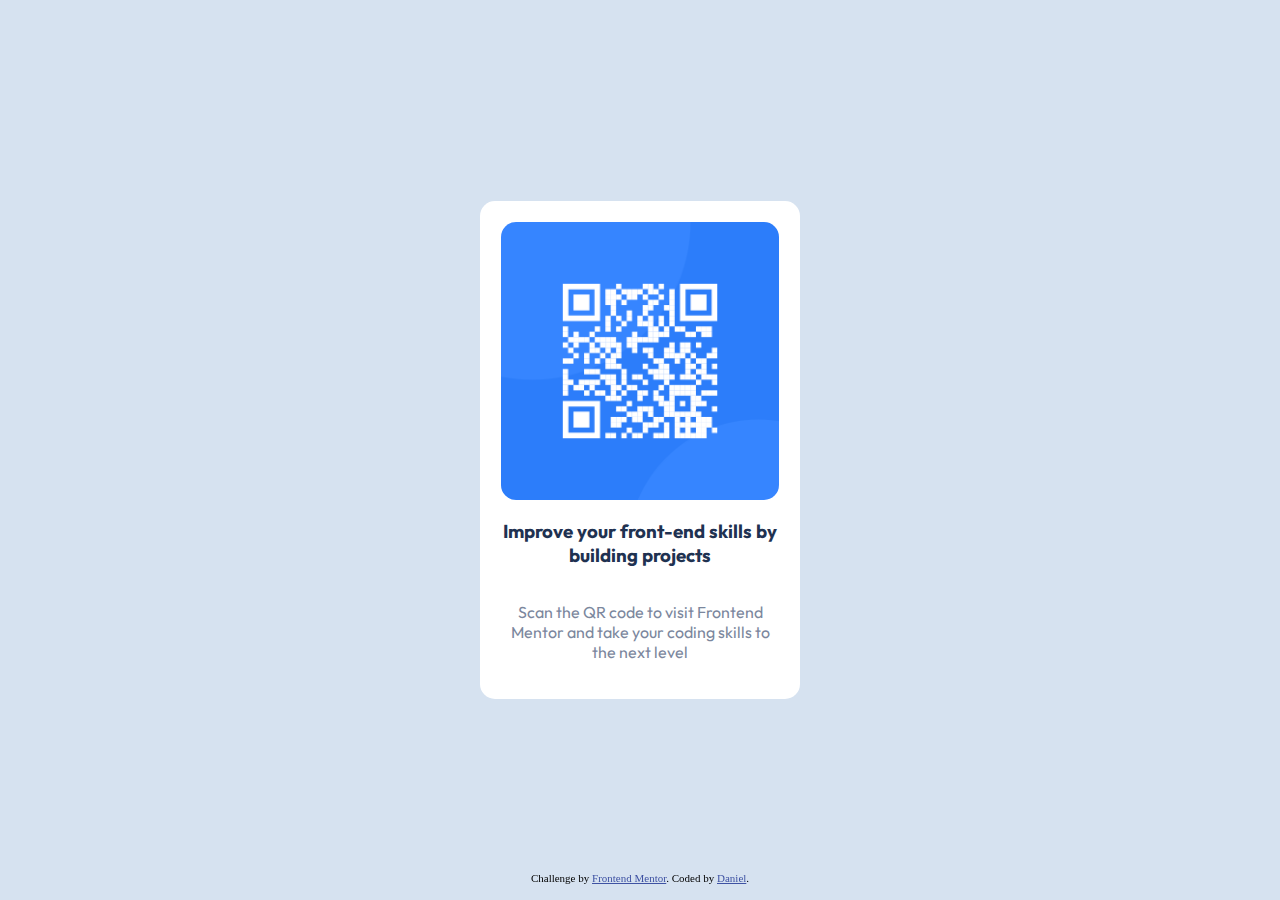
<file: qr-code-component-main/index.html>
<!doctype html>
<html lang="en">
  <head>
    <meta charset="UTF-8" />
    <meta name="viewport" content="width=device-width, initial-scale=1.0" />
    <link
      rel="icon"
      type="image/png"
      sizes="32x32"
      href="./images/favicon-32x32.png"
    />
    <title>Frontend Mentor | QR code component</title>
    <link rel="stylesheet" href="styles.css" />
  </head>
  <body>
<div class="container">

      <img src="images/image-qr-code.png" alt="qr-code">
      <h3>Improve your front-end skills by building projects</h3>
      <p>
        Scan the QR code to visit Frontend Mentor and take your coding skills to
        the next level
      </p>
    </div>

    <div class="attribution">
      Challenge by
      <a href="https://www.frontendmentor.io?ref=challenge" target="_blank"
        >Frontend Mentor</a
      >. Coded by <a href="#">Daniel</a>.
    </div>
  </body>
</html>
</file>
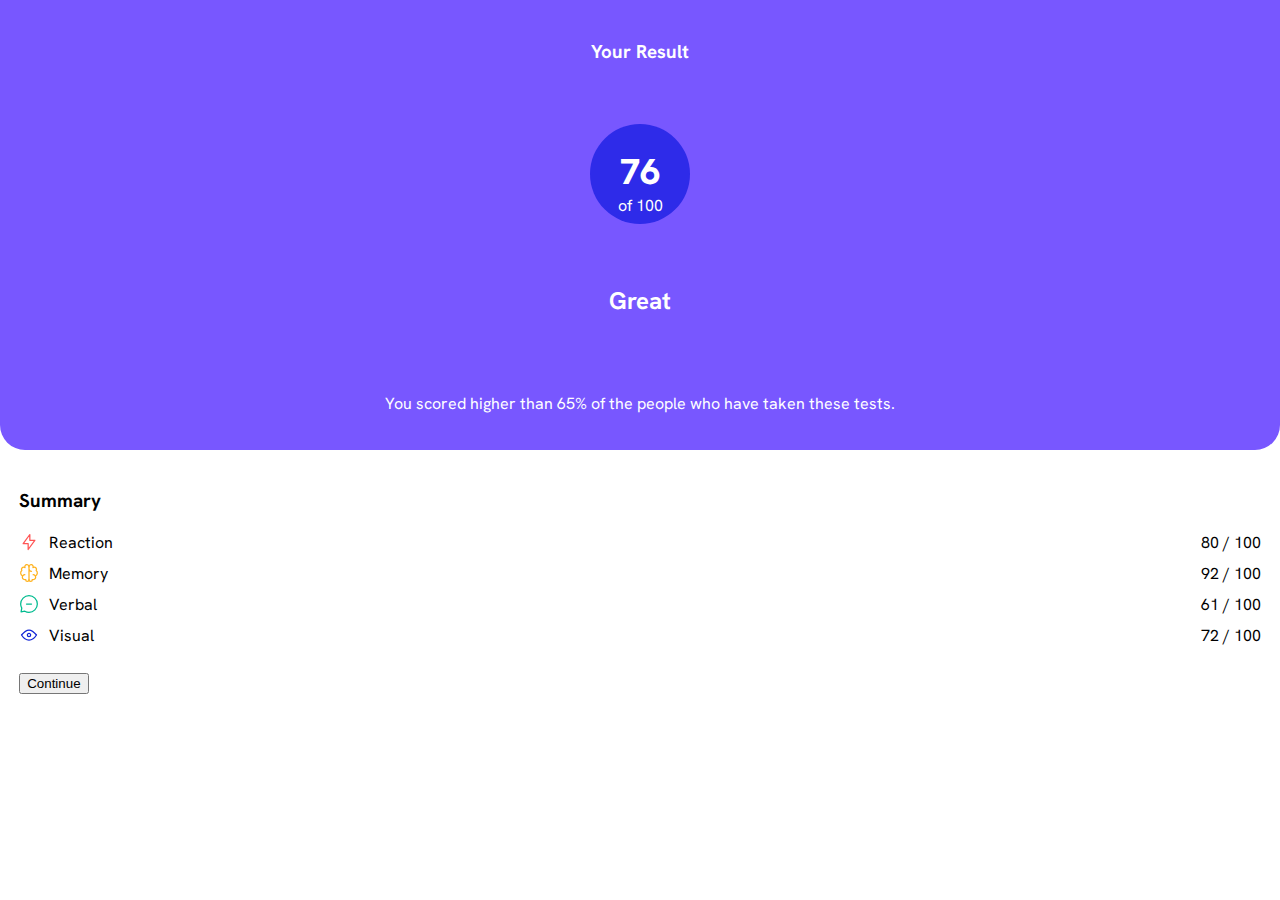
<file: results-summary-component-main/index.html>
<!doctype html>
<html lang="en">
  <head>
    <meta charset="UTF-8" />
    <meta name="viewport" content="width=device-width, initial-scale=1.0" />

    <link
      rel="icon"
      type="image/png"
      sizes="32x32"
      href="./assets/images/favicon-32x32.png"
    />

    <title>Frontend Mentor | Results summary component</title>
    <link rel="stylesheet" href="styles.css" />
  </head>
  <body>
    <main>
      <div class="column">
        <div class="result-container">
          <h3>Your Result</h3>
          <div class="result-box">
            <span class="result">76</span>
            <br>
            <span>of 100</span>
            </div>

          <h2>Great</h2>
          <p>
            You scored higher than 65% of the people who have taken these tests.
          </p>
        </div>
      </div>
      <div class="column">
        <div class="summary-container">
          <h3>Summary</h3>
          <ul class="skills-list">
            <li>
              <div class="skill-info">
                <img
                  src="assets/images/icon-reaction.svg"
                  alt="reaction icon"
                />
                <span>Reaction</span>
              </div>
              <span>80 / 100</span>
            </li>
            <li>
              <div class="skill-info">
                <img src="assets/images/icon-memory.svg" alt="memory icon" />
                <span>Memory</span>
              </div>
              <span>92 / 100</span>
            </li>
            <li>
              <div class="skill-info">
                <img src="assets/images/icon-verbal.svg" alt="verbal icon" />
                <span>Verbal</span>
              </div>
              <span>61 / 100</span>
            </li>
            <li>
              <div class="skill-info">
                <img src="assets/images/icon-visual.svg" alt="visual icon" />
                <span>Visual</span>
              </div>
              <span>72 / 100</span>
            </li>
          </ul>

          <button type="submit">Continue</button>
        </div>
      </div>
    </main>
    <!--<div class="attribution">
    Challenge by <a href="https://www.frontendmentor.io?ref=challenge" target="_blank">Frontend Mentor</a>. 
    Coded by <a href="#">Your Name Here</a>.
</div>-->
  </body>
</html>
</file>
<file: qr-code-component-main/styles.css>
@import url('https://fonts.googleapis.com/css2?family=Outfit:wght@400;700&display=swap');

*,
*::before,
*::after {
  box-sizing: border-box;
}

html,
body {
  display: flex;
  justify-content: center;
  align-items: center;
  height: 100vh;
  margin: 0;
  overflow: hidden;
  flex-direction: column;
  background-color: hsl(212, 45%, 89%);
  position: relative;
}

.container {
  display: flex;
  flex-direction: column;
  justify-content: center;
  align-items: center;
  background-color: hsl(0, 0%, 100%);
  padding: 1.3rem;
  width: 20em;
  border-radius: 15px;
  font-family: 'Outfit', sans-serif;
  text-align: center;
}

img {
  max-width: 100%;
  height: auto;
  border-radius: inherit;
}

h3 {
  font-weight: 700;
  color: hsl(218, 44%, 22%);
}

h3 + p {
  font-weight: 400;
  color: hsl(220, 15%, 55%);
}

.attribution {
  position: fixed;
  bottom: 1rem;
  font-size: 11px;
  text-align: center;
}

.attribution a {
  color: hsl(228, 45%, 44%);
}
</file>
<file: results-summary-component-main/styles.css>
:root {
  --light-red: hsl(0, 100%, 67%);
  --orangey-yellow: hsl(39, 100%, 56%);
  --green-teal: hsl(166, 100%, 37%);
  --cobalt-blue: hsl(234, 85%, 45%);
  --light-slate-blue: hsl(252, 100%, 67%);
  --light-royal-blue: hsl(241, 81%, 54%);
  --violet-blue: hsla(256, 72%, 46%, 1);
  --persian-blue: hsla(241, 72%, 46%, 0);
}

@font-face {
  font-family: 'Hanken Grotesk';
  src: url(assets/fonts/HankenGrotesk-VariableFont_wght.ttf);
}

*,
*::before,
*::after {
  box-sizing: border-box;
  /* outline: red 1px solid; */
  /*overflow: hidden;*/
}

body {
  font-family: 'Hanken Grotesk';
  margin: 0;
  padding: 0;
}

main {
  display: flex;
  height: 100vh;
  flex-direction: column;
}

.column {
  flex: 1;
  display: flex;
  flex-direction: column;
}

.result-container,
.summary-container {
  flex: 1;
  height: 100%;
  max-width: 100%;
}

.result-container {
  display: flex;
  color: hsl(0, 0%, 100%);
  flex-direction: column;
  justify-content: space-around;
  align-items: center;
  background-color: var(--light-slate-blue);
  border-bottom-left-radius: 25px;
  border-bottom-right-radius: 25px;
}

.result-box {
  background-color: var(--light-royal-blue);
  width: 100px;
  height: 100px;
  border-radius: 50px;
  text-align: center;
  padding-top: 1.5em;
}

.result {
  font-weight: 800;
  font-size: 4vh;
}





.summary-container {
  padding: 1.2em;
}

.skills-list {
  list-style: none;
  padding: 0;
  display: flex;
  flex-direction: column;
}

.skills-list li {
  display: flex;
  justify-content: space-between; /* Align items and score at opposite ends */
  align-items: center;
  margin-bottom: 10px;
}

.skill-info {
  display: flex;
  align-items: center;
}

.skill-info img {
  margin-right: 10px; /* Add some spacing between the image and text */
}
</file>
